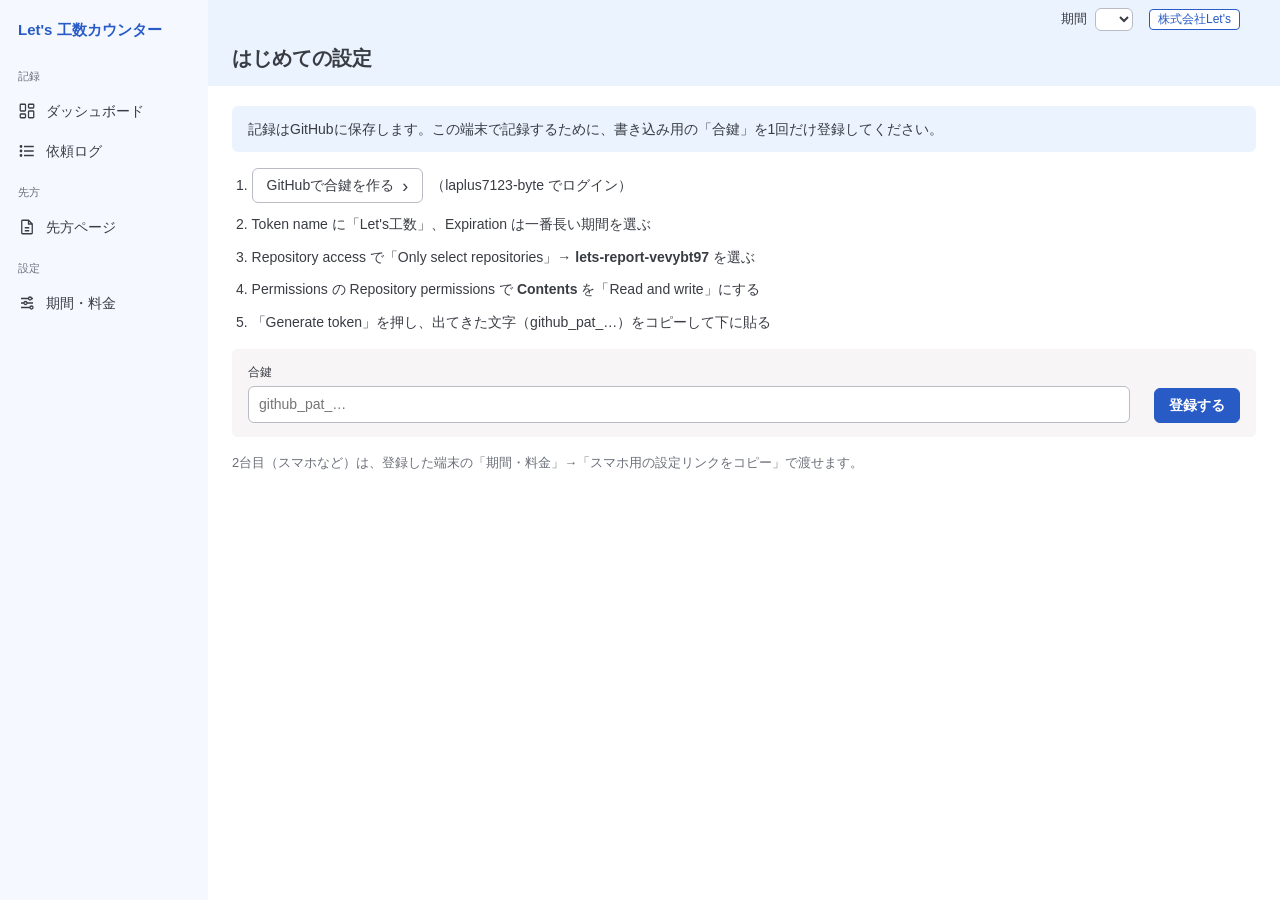
<file: input/index.html>
<!doctype html>
<html lang="ja">
<head>
<meta charset="utf-8">
<meta name="viewport" content="width=device-width, initial-scale=1">
<meta name="robots" content="noindex, nofollow">
<title>Let's 工数カウンター</title>
<link rel="stylesheet" href="../base.css">
<link rel="stylesheet" href="app.css">
</head>
<body>
<div class="fr-app">
  <aside class="fr-side">
    <a class="fr-brand" href="#dash">Let's 工数カウンター</a>
    <nav class="fr-nav" id="nav">
      <span class="fr-group">記録</span>
      <a href="#dash" data-page="dash"><svg viewBox="0 0 24 24"><rect x="3" y="3" width="7" height="9" rx="1"/><rect x="14" y="3" width="7" height="5" rx="1"/><rect x="14" y="12" width="7" height="9" rx="1"/><rect x="3" y="16" width="7" height="5" rx="1"/></svg>ダッシュボード</a>
      <a href="#log" data-page="log"><svg viewBox="0 0 24 24"><path d="M8 6h13M8 12h13M8 18h13"/><circle cx="4" cy="6" r="1"/><circle cx="4" cy="12" r="1"/><circle cx="4" cy="18" r="1"/></svg>依頼ログ</a>
      <span class="fr-group">先方</span>
      <a href="#report" data-page="report"><svg viewBox="0 0 24 24"><path d="M14 3H6a1 1 0 0 0-1 1v16a1 1 0 0 0 1 1h12a1 1 0 0 0 1-1V8z"/><path d="M14 3v5h5M9 13h6M9 17h6"/></svg>先方ページ</a>
      <span class="fr-group">設定</span>
      <a href="#settings" data-page="settings"><svg viewBox="0 0 24 24"><path d="M4 6h10M18 6h2M4 12h4M12 12h8M4 18h12M20 18h0"/><circle cx="16" cy="6" r="2"/><circle cx="10" cy="12" r="2"/><circle cx="18" cy="18" r="2"/></svg>期間・料金</a>
    </nav>
  </aside>

  <div class="fr-body">
    <div class="fr-top">
      <label class="top-period">期間
        <select id="periodSel"></select>
      </label>
      <span class="fr-tag" id="clientTag">株式会社Let's</span>
      <span id="saved" class="saved"></span>
    </div>
    <div class="fr-head">
      <h1 id="pageTitle"></h1>
      <div class="fr-head-end" id="headEnd"></div>
    </div>
    <main class="fr-main" id="main"><p class="empty">読み込み中…</p></main>
  </div>
</div>
<div class="toast" id="toast" hidden></div>
<script src="../calc.js"></script>
<script src="../store.js"></script>
<script src="app.js"></script>
</body>
</html>
</file>
<file: base.css>
/*
  La plus 社内ツール共通スタイル（freee会計の画面を参考）
  使い方：ツールの web/ にこのファイルをコピーし、<link rel="stylesheet" href="base.css"> をツール固有の CSS より前に読む。
  色・余白・角丸は変数で変える。影・グラデーション・装飾線は使わない（.cursor/rules/design-no-ai-look.mdc）。
*/
:root {
  --fr-blue: #285bc6;
  --fr-blue-hover: #1f4aa8;
  --fr-blue-soft: #ebf3fe;
  --fr-blue-active: #dde7ff;
  --fr-side: #f5f8ff;
  --fr-filter: #f7f5f6;
  --fr-bg: #ffffff;
  --fr-ink: #393c43;
  --fr-sub: #6b6f78;
  --fr-line: #dfe2e8;
  --fr-line-strong: #b9bcc4;
  --fr-th: #f5f6f8;
  --fr-ok: #1e6b3c;
  --fr-ok-soft: #ceebd9;
  --fr-err: #b42318;
  --fr-err-soft: #fde4e1;
  --fr-warn: #8a5300;
  --fr-warn-soft: #fdefd3;
  --fr-muted-soft: #eceef2;
  --fr-radius: 6px;
  --fr-side-w: 208px;
}

* { box-sizing: border-box; }
[hidden] { display: none !important; }
body {
  margin: 0;
  font-family: -apple-system, "Hiragino Sans", "Hiragino Kaku Gothic ProN", "Noto Sans JP", sans-serif;
  background: var(--fr-bg);
  color: var(--fr-ink);
  font-size: 14px;
  line-height: 1.6;
  word-break: keep-all;
  overflow-wrap: anywhere;
}
a { color: var(--fr-blue); }
h1, h2, h3 { margin: 0; line-height: 1.35; }

/* ---------- 全体の枠：左にメニュー、右に本文 ---------- */
.fr-app { display: grid; grid-template-columns: var(--fr-side-w) minmax(0, 1fr); min-height: 100vh; }
.fr-side { background: var(--fr-side); padding: 12px 8px 24px; position: sticky; top: 0; height: 100vh; overflow-y: auto; }
.fr-brand { display: flex; align-items: center; gap: 8px; padding: 6px 10px 14px; font-weight: 700; font-size: 15px; color: var(--fr-blue); text-decoration: none; }
.fr-nav { display: flex; flex-direction: column; gap: 2px; }
.fr-nav .fr-group { font-size: 11px; color: var(--fr-sub); padding: 12px 10px 4px; }
.fr-nav a {
  display: flex; align-items: center; gap: 10px; padding: 8px 10px; border-radius: var(--fr-radius);
  color: var(--fr-ink); text-decoration: none; font-size: 14px;
}
.fr-nav a:hover { background: #e9effc; }
.fr-nav a.on { background: var(--fr-blue-active); font-weight: 600; }
.fr-nav svg { width: 18px; height: 18px; flex: 0 0 18px; stroke: currentColor; fill: none; stroke-width: 1.7; }
.fr-body { min-width: 0; display: flex; flex-direction: column; }

/* 上の帯：右に期間・会社名などの情報 */
.fr-top { background: var(--fr-blue-soft); display: flex; justify-content: flex-end; align-items: center; gap: 16px; padding: 8px 24px; font-size: 13px; }
.fr-top .fr-tag { border: 1px solid var(--fr-blue); color: var(--fr-blue); border-radius: 4px; padding: 0 8px; font-size: 12px; background: #fff; }

/* ページ見出しの帯：タイトル＋切替タブ＋右端のボタン */
.fr-head { background: var(--fr-blue-soft); display: flex; align-items: center; gap: 16px; flex-wrap: wrap; padding: 6px 24px 14px; }
.fr-head h1 { font-size: 20px; font-weight: 600; display: flex; align-items: center; gap: 10px; }
.fr-head h1 svg { width: 22px; height: 22px; stroke: var(--fr-blue); fill: none; stroke-width: 1.7; }
.fr-head .fr-head-end { margin-left: auto; display: flex; gap: 8px; flex-wrap: wrap; align-items: center; }
.fr-main { padding: 20px 24px 48px; }

/* ---------- ボタン ---------- */
button, .fr-btn, input, select, textarea { font: inherit; color: inherit; }
.fr-btn, button {
  display: inline-flex; align-items: center; gap: 6px; white-space: nowrap; cursor: pointer;
  background: #fff; color: var(--fr-ink); border: 1px solid var(--fr-line-strong); border-radius: var(--fr-radius);
  padding: 6px 14px; font-size: 14px; line-height: 1.5; text-decoration: none;
}
.fr-btn:hover, button:hover { background: #f4f6fa; }
.fr-btn.primary, button.primary { background: var(--fr-blue); border-color: var(--fr-blue); color: #fff; font-weight: 600; }
.fr-btn.primary:hover, button.primary:hover { background: var(--fr-blue-hover); }
.fr-btn.quiet, button.quiet { border-color: transparent; background: transparent; color: var(--fr-blue); }
.fr-btn.quiet:hover, button.quiet:hover { background: #eef3fd; }
.fr-btn.go::after, button.go::after { content: "›"; font-size: 18px; line-height: 1; margin-left: 2px; }
button:disabled, .fr-btn[aria-disabled=true] { opacity: .5; cursor: default; }

/* 切替タブ（個別入力／まとめて入力 の形）：青枠でつながったボタン */
.fr-tabs { display: inline-flex; border: 1px solid var(--fr-blue); border-radius: var(--fr-radius); overflow: hidden; background: #fff; }
.fr-tabs button, .fr-tabs a { border: 0; border-radius: 0; padding: 4px 16px; color: var(--fr-blue); background: #fff; font-weight: 600; font-size: 13px; text-decoration: none; }
.fr-tabs > * + * { border-left: 1px solid var(--fr-blue); }
.fr-tabs .on { background: var(--fr-blue); color: #fff; }

/* ---------- 入力 ---------- */
input, select, textarea {
  background: #fff; border: 1px solid var(--fr-line-strong); border-radius: var(--fr-radius); padding: 6px 10px;
}
input:focus, select:focus, textarea:focus { outline: 2px solid var(--fr-blue-active); border-color: var(--fr-blue); }

/* 絞り込みパネル：灰色の面に「見出し＋入力」を並べる */
.fr-filter { background: var(--fr-filter); border-radius: var(--fr-radius); padding: 14px 16px; display: flex; flex-wrap: wrap; gap: 14px 24px; align-items: flex-end; }
.fr-field { display: flex; flex-direction: column; gap: 4px; }
.fr-field > .fr-label { font-size: 12px; color: var(--fr-ink); }

/* 区切りボタン（すべて／未処理／処理済み の形）：選んだものを濃い枠と太字に */
.fr-seg { display: inline-flex; }
.fr-seg button { border-radius: 0; margin-left: -1px; padding: 5px 12px; font-size: 13px; background: #fff; }
.fr-seg button:first-child { border-radius: var(--fr-radius) 0 0 var(--fr-radius); margin-left: 0; }
.fr-seg button:last-child { border-radius: 0 var(--fr-radius) var(--fr-radius) 0; }
.fr-seg button.on { border-color: var(--fr-ink); font-weight: 700; position: relative; z-index: 1; }

/* ---------- お知らせ・数値・状態 ---------- */
.fr-notice { background: var(--fr-blue-soft); border-radius: var(--fr-radius); padding: 12px 16px; }
.fr-notice.warn { background: var(--fr-warn-soft); color: #5c3800; }
.fr-notice.err { background: var(--fr-err-soft); color: #7a1610; }
.fr-row-link {
  display: flex; align-items: center; justify-content: space-between; gap: 12px; width: 100%;
  background: #fff; border: 1px solid var(--fr-line); border-radius: var(--fr-radius); padding: 14px 16px; font-weight: 600;
}
.fr-row-link::after { content: "›"; font-size: 20px; color: var(--fr-sub); }

.fr-kpis { display: flex; flex-wrap: wrap; gap: 8px 28px; }
.fr-kpi { display: flex; flex-wrap: wrap; align-items: baseline; gap: 0 6px; font-size: 13px; color: var(--fr-sub); }
.fr-kpi b { font-size: 22px; color: var(--fr-ink); font-weight: 700; white-space: nowrap; }
.fr-kpi.err b { color: var(--fr-err); }
.fr-kpi.warn b { color: var(--fr-warn); }
.fr-kpi.ok b { color: var(--fr-ok); }

.fr-pill { display: inline-flex; align-items: center; gap: 4px; border-radius: 4px; padding: 1px 8px; font-size: 12px; font-weight: 600; background: var(--fr-muted-soft); color: var(--fr-ink); white-space: nowrap; }
.fr-pill.ok { background: var(--fr-ok-soft); color: var(--fr-ok); }
.fr-pill.err { background: var(--fr-err-soft); color: var(--fr-err); }
.fr-pill.warn { background: var(--fr-warn-soft); color: var(--fr-warn); }
.fr-pill.info { background: var(--fr-blue-active); color: var(--fr-blue); }

/* ---------- 表 ---------- */
.fr-table { width: 100%; border-collapse: collapse; background: #fff; }
.fr-table th { text-align: left; font-size: 12px; font-weight: 600; color: var(--fr-sub); background: var(--fr-th); padding: 8px 10px; position: sticky; top: 0; z-index: 2; }
.fr-table td { padding: 10px; vertical-align: top; border-top: 1px solid var(--fr-line); }

/* ---------- スマホ：メニューを上の横スクロールに ---------- */
@media (max-width: 900px) {
  .fr-app { grid-template-columns: 1fr; }
  .fr-side { position: static; height: auto; padding: 8px; display: flex; align-items: center; gap: 4px; overflow-x: auto; }
  .fr-brand { padding: 4px 8px; flex: 0 0 auto; }
  .fr-nav { flex-direction: row; gap: 2px; }
  .fr-nav .fr-group { display: none; }
  .fr-nav a { flex: 0 0 auto; padding: 6px 10px; font-size: 13px; }
  .fr-top { padding: 6px 14px; justify-content: flex-start; flex-wrap: wrap; }
  .fr-head { padding: 8px 14px 12px; }
  .fr-main { padding: 14px 12px 40px; }
  .fr-field { min-width: 0; max-width: 100%; }
  .fr-seg { max-width: 100%; overflow-x: auto; }
  .fr-seg button { flex: 0 0 auto; }
}
</file>
<file: input/app.css>
/* Let's 工数カウンター（base.css の上に読む） */
.top-period { display: inline-flex; align-items: center; gap: 8px; }
.top-period select { padding: 2px 8px; font-size: 13px; }
.saved { color: var(--fr-sub); font-size: 12px; }
code { font-size: 12px; background: var(--fr-muted-soft); border-radius: 4px; padding: 1px 6px; }
.empty, .help { color: var(--fr-sub); font-size: 13px; }
.help { margin: 6px 0 10px; }
.sub { display: block; font-size: 12px; color: var(--fr-sub); }
.num { text-align: right; white-space: nowrap; }
.nowrap { white-space: nowrap; }
.strong { font-weight: 700; }
.neg { color: var(--fr-err) !important; }
button.danger { color: var(--fr-err); }
.fr-main > * + * { margin-top: 16px; }
.fr-main h2 { font-size: 16px; font-weight: 700; }

/* 計測 */
.timer { display: flex; flex-wrap: wrap; align-items: flex-end; gap: 12px 16px; background: var(--fr-filter); border-radius: var(--fr-radius); padding: 14px 16px; }
.timer .grow { flex: 1 1 260px; }
.timer .grow input { width: 100%; }
.timer.on { background: var(--fr-blue-soft); align-items: center; }
.timer-main { display: flex; align-items: center; gap: 10px; flex: 1 1 260px; min-width: 0; }
.timer-req { font-size: 16px; }
.timer-cat { color: var(--fr-sub); font-size: 13px; }
.timer-clock { display: flex; flex-direction: column; align-items: flex-end; }
.timer-clock b { font-size: 26px; font-variant-numeric: tabular-nums; line-height: 1.2; }
.timer-clock span { font-size: 12px; color: var(--fr-sub); }
.timer-act { display: flex; gap: 8px; }

/* 残高 */
.hero { display: flex; flex-wrap: wrap; align-items: flex-end; gap: 16px 48px; padding: 8px 0 0; }
.hero-main { display: flex; flex-direction: column; }
.hero-main b { font-size: 44px; line-height: 1.15; color: var(--fr-blue); font-variant-numeric: tabular-nums; }
.hero-label { font-size: 13px; color: var(--fr-sub); }
.bar { height: 14px; background: var(--fr-muted-soft); border-radius: 7px; overflow: hidden; }
.fr-main > .bar { margin-top: 14px; }
.bar span { display: block; height: 100%; background: var(--fr-blue); }
.fr-main > .bar-cap { margin-top: 6px; font-size: 12px; color: var(--fr-sub); }

.grid2 { display: grid; grid-template-columns: minmax(0, 3fr) minmax(0, 2fr); gap: 16px; }
.panel { border: 1px solid var(--fr-line); border-radius: var(--fr-radius); padding: 14px 16px; }
.panel h2 { margin-bottom: 8px; }
.panel svg { display: block; }
.cat-row { display: grid; grid-template-columns: 6em minmax(0, 1fr) auto; align-items: center; gap: 10px; padding: 6px 0; }
.cat-name { font-size: 13px; }
.cat-bar { height: 10px; background: var(--fr-muted-soft); border-radius: 5px; overflow: hidden; }
.cat-bar span { display: block; height: 100%; background: var(--fr-blue); }
.cat-val { text-align: right; font-weight: 600; white-space: nowrap; }
.cat-val small { display: block; font-weight: 400; font-size: 11px; color: var(--fr-sub); }

.sec { margin-top: 28px !important; }
.sec-head { display: flex; align-items: center; justify-content: space-between; gap: 12px; margin-bottom: 8px; }
.rtable th { position: static; }
.rtable th.num { text-align: right; }
.rtable td.ops { white-space: nowrap; text-align: right; }
.rtable tr.editing td { background: var(--fr-blue-soft); }

/* 記録フォーム */
.form-title { margin-top: 24px !important; }
.entry { align-items: flex-end; }
.entry .grow { flex: 1 1 260px; }
.entry .grow input { width: 100%; }
.min-row { display: flex; gap: 8px; flex-wrap: wrap; }
.min-input { width: 80px; }
.entry-end { display: flex; align-items: center; gap: 10px; margin-left: auto; }
.preview { font-size: 13px; color: var(--fr-blue); font-weight: 600; }

.log-filter { display: flex; flex-wrap: wrap; align-items: center; gap: 12px 20px; margin-top: 24px !important; }
.log-filter input[type=search] { width: 220px; }
.log-kpis { margin-left: auto; }
.log-kpis .fr-kpi b { font-size: 18px; }

/* 先方レポート */
.share { display: flex; flex-wrap: wrap; align-items: center; gap: 10px 12px; background: var(--fr-filter); border-radius: var(--fr-radius); padding: 14px 16px; }
.share-main { display: flex; flex-direction: column; gap: 2px; flex: 1 1 320px; min-width: 0; }
.share-main .fr-label { font-size: 12px; }
.share-url { font-weight: 600; word-break: break-all; }
.ok-notice { background: var(--fr-ok-soft); color: var(--fr-ok); }
.frame-wrap { border: 1px solid var(--fr-line); border-radius: var(--fr-radius); overflow: hidden; }
.frame-wrap iframe { display: block; width: 100%; height: calc(100vh - 220px); min-height: 640px; border: 0; }

/* 設定 */
.num-input { width: 120px; text-align: right; }
.settings-table input { width: 100%; }
.settings-table input[type=date] { min-width: 140px; }
.cats { width: 100%; max-width: 640px; }
.save-row { margin-top: 20px !important; }

.setup-steps { margin: 16px 0; padding-left: 1.4em; display: flex; flex-direction: column; gap: 10px; }
.setup-steps .fr-btn { margin-right: 8px; }
#setupForm .grow { flex: 1 1 320px; }
#setupForm input { width: 100%; }
.device-row { display: flex; gap: 8px; flex-wrap: wrap; }

.toast { position: fixed; left: 50%; bottom: 24px; transform: translateX(-50%); background: var(--fr-ink); color: #fff; padding: 10px 18px; border-radius: var(--fr-radius); font-size: 14px; z-index: 50; }

@media (max-width: 900px) {
  .grid2 { grid-template-columns: 1fr; }
  .hero-main b { font-size: 36px; }
  .timer-clock { align-items: flex-start; }
  .entry-end { margin-left: 0; width: 100%; justify-content: flex-end; flex-wrap: wrap; }
  .log-kpis { margin-left: 0; }
  .log-filter input[type=search] { width: 100%; }
  .rtable thead { display: none; }
  .rtable, .rtable tbody, .rtable tr, .rtable td { display: block; width: 100%; }
  .rtable tr { border-top: 1px solid var(--fr-line); padding: 10px 0; }
  .rtable td { border: 0; padding: 2px 0; display: flex; justify-content: space-between; gap: 12px; text-align: left; }
  .rtable td[data-label]::before { content: attr(data-label); color: var(--fr-sub); font-size: 12px; font-weight: 400; flex: 0 0 auto; }
  .rtable td[data-label="依頼"] { display: block; font-weight: 600; }
  .rtable td[data-label="依頼"]::before { display: none; }
  .rtable td.ops { justify-content: flex-end; }
  .settings-table td { display: flex; flex-direction: column; gap: 2px; }
  .frame-wrap iframe { height: 80vh; min-height: 0; }
}
</file>
